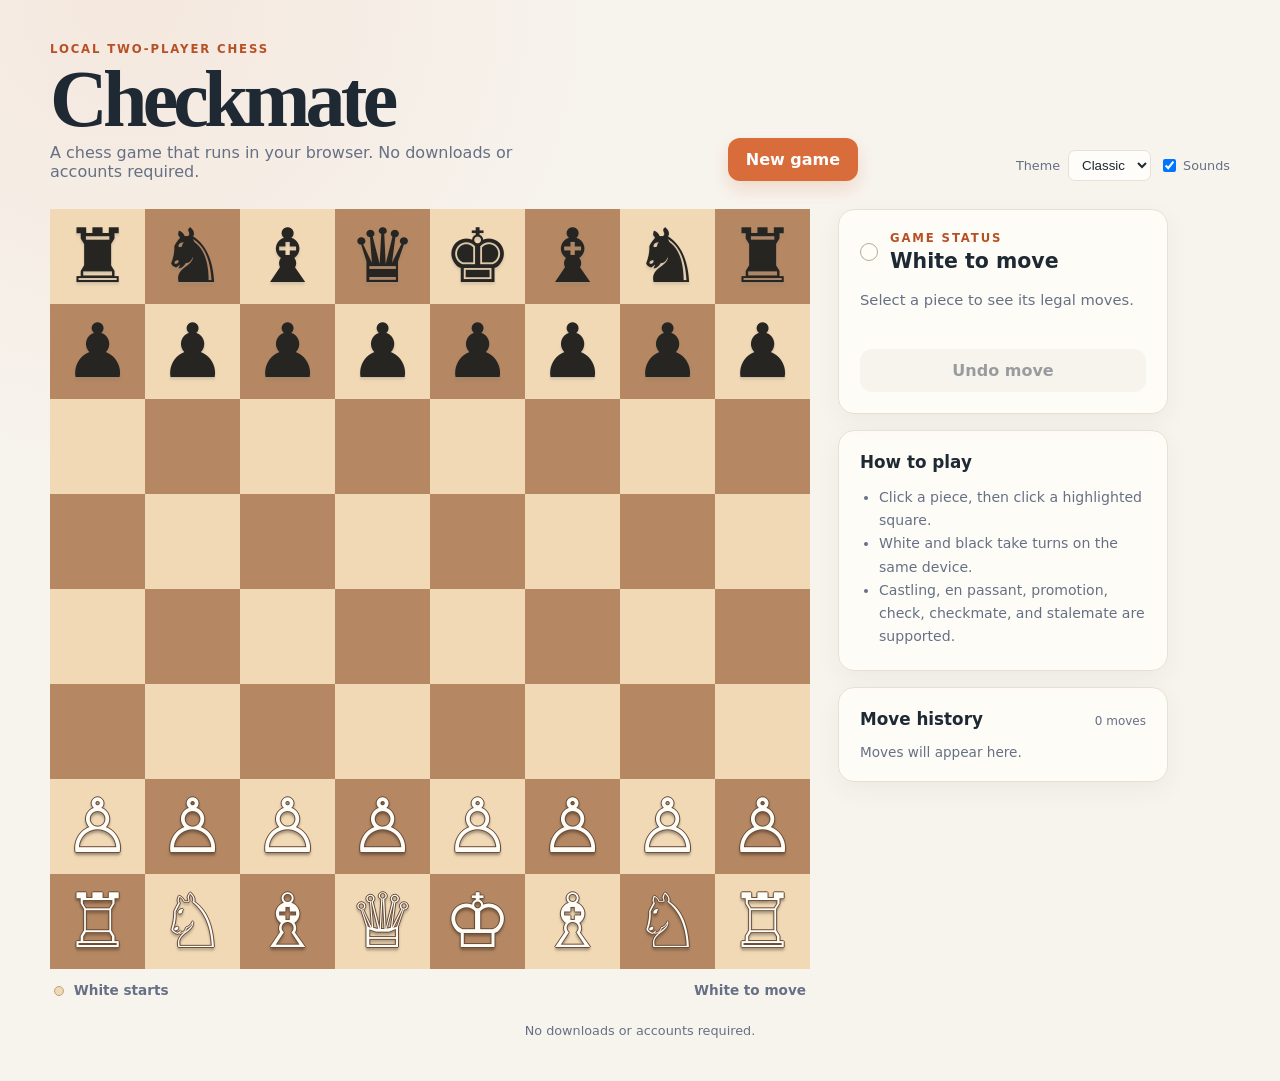
<file: index.html>
<!doctype html>
<html lang="en">
<head>
  <meta charset="UTF-8>
  <meta name="viewport" content="width=device-width, initial-scale=1">
  <meta
    name="description"
    content="Checkmate — a local two-player chess game that runs in your browser."
  > 

  <title>Checkmate | Browser Chess</title>
  <link rel="stylesheet" href="dis.css">
  <script src="game.js" defer></script>
</head>
<body>
  <main class="app-shell">
    <header class="site-header">
      <div>
        <p class="eyebrow">LOCAL TWO-PLAYER CHESS</p>
        <h1>Checkmate</h1>
        <p class="subtitle">
          A chess game that runs in your browser. No downloads or accounts required.
        </p>
      </div>
      <button
        id="new-game"
        class="button button-primary"
        type="button"
      >
        New game
      </button>
      <div class="game-options">
  <label for="theme-select">Theme</label>

  <select id="theme-select">
    <option value="classic">Classic</option>
    <option value="green">Green</option>
    <option value="blue">Blue</option>
    <option value="purple">Purple</option>
  </select>

  <label class="sound-option">
    <input id="sound-toggle" type="checkbox" checked>
    Sounds
  </label>
</div>
    </header>
    <section
      class="game-layout"
      aria-label="Chess game"
    >
      <div class="board-wrap">

        <div
          id="board"
          class="board"
          role="grid"
          aria-label="Chess board"
        ></div>
        <div class="board-footer">
          <span>
            <span class="legend-dot light"></span>
            White starts
          </span>
          <span id="turn-label">
            White to move
          </span>
        </div>
      </div>
      <aside class="side-panel">
        <section class="card status-card">
          <div class="status-heading">
            <span
              id="turn-dot"
              class="turn-dot white-dot"
            ></span>
            <div>
              <p class="eyebrow">GAME STATUS</p>

              <h2 id="status-title">
                White to move
              </h2>
            </div>
          </div>
          <p
            id="status-message"
            class="status-message"
          >
            Select a piece to see its legal moves.
          </p>
          <button
            id="undo"
            class="button button-secondary"
            type="button"
          >
            Undo move
          </button>
        </section>
        <section class="card help-card">
          <h2>How to play</h2>
          <ul>
            <li>
              Click a piece, then click a highlighted square.
            </li>
            <li>
              White and black take turns on the same device.
            </li>
            <li>
              Castling, en passant, promotion, check,
              checkmate, and stalemate are supported.
            </li>
          </ul>
        </section>
        <section class="card moves-card">
          <div class="moves-heading">
            <h2>Move history</h2>
            <span id="move-count">
              0 moves
            </span>
          </div>
          <ol
            id="move-list"
            class="move-list"
            aria-label="Move history"
          ></ol>
        </section>
      </aside>
    </section>
    <footer class="site-footer">
      <p>
        No downloads or accounts required.
      </p>
    </footer>
  </main>
  <div
    id="promotion-modal"
    class="modal-backdrop"
    hidden
  >
    <div
      class="promotion-modal"
      role="dialog"
      aria-modal="true"
      aria-labelledby="promotion-title"
    >
      <h2 id="promotion-title">
        Choose a promotion
      </h2>

      <p>
        Your pawn reached the other side.
      </p>

      <div
        id="promotion-options"
        class="promotion-options"
      ></div>
    </div>
  </div>

</body>
</html>
</file>
<file: dis.css>
:root {
  --ink: #1f2933;
  --muted: #667085;
  --paper: #f7f4ee;
  --panel: #fffdf9;
  --line: #e7e0d4;
  --accent: #d96c3b;
  --accent-dark: #b85025;
  --light-square: #ecd2ab;
  --dark-square: #3e3f32;
  --highlight: rgba(255, 239, 98, .72);
  --move-dot: rgba(35, 36, 32, .36);
  --shadow: 0 18px 50px rgba(68, 49, 29, .12);
} 

* { box-sizing: border-box; }

body {
  margin: 0;
  min-width: 320px;
  color: var(--ink);
  background: 
    radial-gradient(circle at 10% 0%, rgba(217, 108, 59, .09), transparent 32rem),
    var(--paper);
  font-family: Inter, ui-sans-serif, system-ui, -apple-system, BlinkMacSystemFont, "Segoe UI", sans-serif;
}  

button { font: inherit; }
body.theme-classic {
  --light-square: #f1d9b5;
  --dark-square: #b58863;
  --accent: #d96c3b;
  --accent-dark: #b85025;
}

body.theme-green {
  --light-square: #eeeed2;
  --dark-square: #769656;
  --accent: #4f772d;
  --accent-dark: #31572c;
}

body.theme-blue {
  --light-square: #d9eaf7;
  --dark-square: #4f81a8;
  --accent: #287cae;
  --accent-dark: #175b84;
}

body.theme-purple {
  --light-square: #eadcf8;
  --dark-square: #8064a2;
  --accent: #8754a6;
  --accent-dark: #63347b;
}
.game-options {
  display: flex;
  align-items: center;
  justify-content: flex-end;
  gap: 8px;
  margin-top: 12px;
  color: var(--muted);
  font-size: 0.8rem;
}

.game-options select {
  padding: 6px 9px;
  border: 1px solid var(--line);
  border-radius: 7px;
  color: var(--ink);
  background: var(--panel);
  cursor: pointer;
}

.sound-option {
  display: flex;
  align-items: center;
  gap: 4px;
  cursor: pointer;
}

@media (max-width: 560px) {
  .game-options {
    justify-content: flex-start;
    flex-wrap: wrap;
  }
}

.app-shell { width: min(1180px, calc(100% - 32px)); margin: 0 auto; padding: 42px 0 30px; }
.site-header { display: flex; justify-content: space-between; align-items: end; gap: 24px; margin-bottom: 28px; }
.eyebrow { margin: 0 0 7px; color: var(--accent-dark); font-size: .73rem; font-weight: 800; letter-spacing: .16em; }
h1, h2, p { margin-top: 0; }
h1 { margin-bottom: 8px; font-family: Georgia, "Times New Roman", serif; font-size: clamp(2.65rem, 7vw, 5rem); line-height: .9; letter-spacing: -.06em; }
.subtitle { max-width: 520px; margin-bottom: 0; color: var(--muted); font-size: 1rem; }

.button { border: 0; border-radius: 12px; padding: 12px 18px; cursor: pointer; font-weight: 750; transition: transform .15s ease, box-shadow .15s ease, background .15s ease; }
.button:hover { transform: translateY(-2px); }
.button:focus-visible { outline: 3px solid rgba(217, 108, 59, .35); outline-offset: 3px; }
.button-primary { color: white; background: var(--accent); box-shadow: 0 8px 18px rgba(217, 108, 59, .2); }
.button-primary:hover { background: var(--accent-dark); }
.button-secondary { width: 100%; color: var(--ink); background: #f0ebe2; }
.button-secondary:hover { background: #e7dfd1; }
.button:disabled { cursor: not-allowed; opacity: .45; transform: none; }

.game-layout { display: grid; grid-template-columns: minmax(0, 760px) 330px; align-items: start; gap: 28px; }
.board-wrap { min-width: 0; }
.board {
  display: grid;
  grid-template-columns: repeat(8, 1fr);
  grid-template-rows: repeat(8, 1fr);
  width: 100%;
  aspect-ratio: 1;
  overflow: hidden;
}
.square {
  position: relative;
  display: grid;
  place-items: center;
  width: 100%;
  height: 100%;
  min-width: 0;
  min-height: 0;
  padding: 0;
  border: 0;
  cursor: pointer;
  font-size: clamp(1.9rem, 7vw, 4.7rem);
  line-height: 1;
}
.square:hover { filter: brightness(1.07); }
.square:focus-visible { z-index: 2; outline: 4px solid var(--accent); outline-offset: -4px; }
.square.light { background: var(--light-square); }
.square.dark { background: var(--dark-square); }
.square.selected { box-shadow: inset 0 0 0 5px rgba(255, 246, 119, .95); }
.square.last-move { box-shadow: inset 0 0 0 999px rgba(246, 226, 87, .2); }
.square.in-check { box-shadow: inset 0 0 0 999px rgba(217, 63, 44, .48); }
.square.legal-move::after { content: ""; position: absolute; width: 24%; aspect-ratio: 1; border-radius: 50%; background: var(--move-dot); }
.square.legal-move.capture::after { width: 76%; background: transparent; border: 5px solid var(--move-dot); }
.piece { position: relative; z-index: 1; display: block; font-family: "Segoe UI Symbol", "Noto Sans Symbols 2", serif; user-select: none; filter: drop-shadow(0 2px 1px rgba(0, 0, 0, .16)); }
.piece.white { color: #fffdf8; text-shadow: 0 1px 0 #6a4c37, 0 -1px 0 #6a4c37, 1px 0 0 #6a4c37, -1px 0 0 #6a4c37, 0 3px 3px rgba(0,0,0,.23); }
.piece.black { color: #272522; text-shadow: 0 2px 2px rgba(255,255,255,.15); }
.board-footer { display: flex; justify-content: space-between; gap: 12px; padding: 13px 4px 0; color: var(--muted); font-size: .85rem; font-weight: 650; }
.legend-dot { display: inline-block; width: 10px; height: 10px; margin-right: 5px; border-radius: 50%; vertical-align: -1px; }
.legend-dot.light { background: var(--light-square); border: 1px solid #c0a17e; }

.side-panel { display: grid; gap: 16px; }
.card { padding: 21px; border: 1px solid var(--line); border-radius: 16px; background: rgba(255, 253, 249, .88); box-shadow: 0 8px 25px rgba(68, 49, 29, .05); }
.card h2 { margin-bottom: 14px; font-size: 1.05rem; }
.status-heading { display: flex; align-items: center; gap: 12px; margin-bottom: 16px; }
.status-heading .eyebrow { margin-bottom: 4px; }
.status-heading h2 { margin: 0; font-size: 1.28rem; }
.turn-dot { width: 18px; height: 18px; flex: 0 0 18px; border-radius: 50%; border: 1px solid #b7aa99; }
.white-dot { background: #fffdf8; }
.black-dot { background: #292623; border-color: #292623; }
.status-message { min-height: 42px; margin-bottom: 18px; color: var(--muted); font-size: .92rem; line-height: 1.5; }
.help-card ul { margin: 0; padding-left: 19px; color: var(--muted); font-size: .88rem; line-height: 1.65; }
.moves-heading { display: flex; align-items: baseline; justify-content: space-between; gap: 10px; }
.moves-heading h2 { margin-bottom: 0; }
#move-count { color: var(--muted); font-size: .75rem; }
.move-list { max-height: 220px; overflow-y: auto; margin: 15px 0 0; padding: 0; list-style: none; counter-reset: moves; }
.move-list:empty::after { content: "Moves will appear here."; display: block; color: var(--muted); font-size: .85rem; }
.move-row { display: grid; grid-template-columns: 28px 1fr 1fr; gap: 8px; padding: 8px 4px; border-top: 1px solid var(--line); font-size: .86rem; }
.move-number { color: var(--muted); }
.site-footer { padding: 25px 0 0; color: var(--muted); font-size: .8rem; text-align: center; }

.modal-backdrop { position: fixed; inset: 0; z-index: 10; display: grid; place-items: center; padding: 20px; background: rgba(31, 25, 20, .58); }
.modal-backdrop[hidden] { display: none; }
.promotion-modal { width: min(390px, 100%); padding: 27px; border-radius: 18px; background: var(--panel); box-shadow: var(--shadow); text-align: center; }
.promotion-modal h2 { margin-bottom: 7px; font-family: Georgia, serif; font-size: 1.65rem; }
.promotion-modal p { color: var(--muted); }
.promotion-options { display: grid; grid-template-columns: repeat(4, 1fr); gap: 9px; }
.promotion-button { padding: 10px 4px; border: 1px solid var(--line); border-radius: 10px; color: var(--ink); background: #f7f1e8; cursor: pointer; }
.promotion-button:hover { background: #f0dfca; }
.promotion-button .piece { font-size: 2.5rem; }

@media (max-width: 930px) {
  .game-layout { grid-template-columns: minmax(0, 1fr); max-width: 760px; margin: 0 auto; }
  .side-panel { grid-template-columns: repeat(2, minmax(0, 1fr)); }
  .moves-card { grid-column: 1 / -1; }
}

@media (max-width: 560px) {
  .app-shell { width: min(100% - 20px, 480px); padding-top: 25px; }
  .site-header { align-items: start; flex-direction: column; gap: 19px; }
  .site-header .button { width: 100%; }
  h1 { font-size: 3.4rem; }
  .board { border-width: 5px; border-radius: 10px; }
  .side-panel { grid-template-columns: 1fr; }
  .moves-card { grid-column: auto; } 
}
</file>
